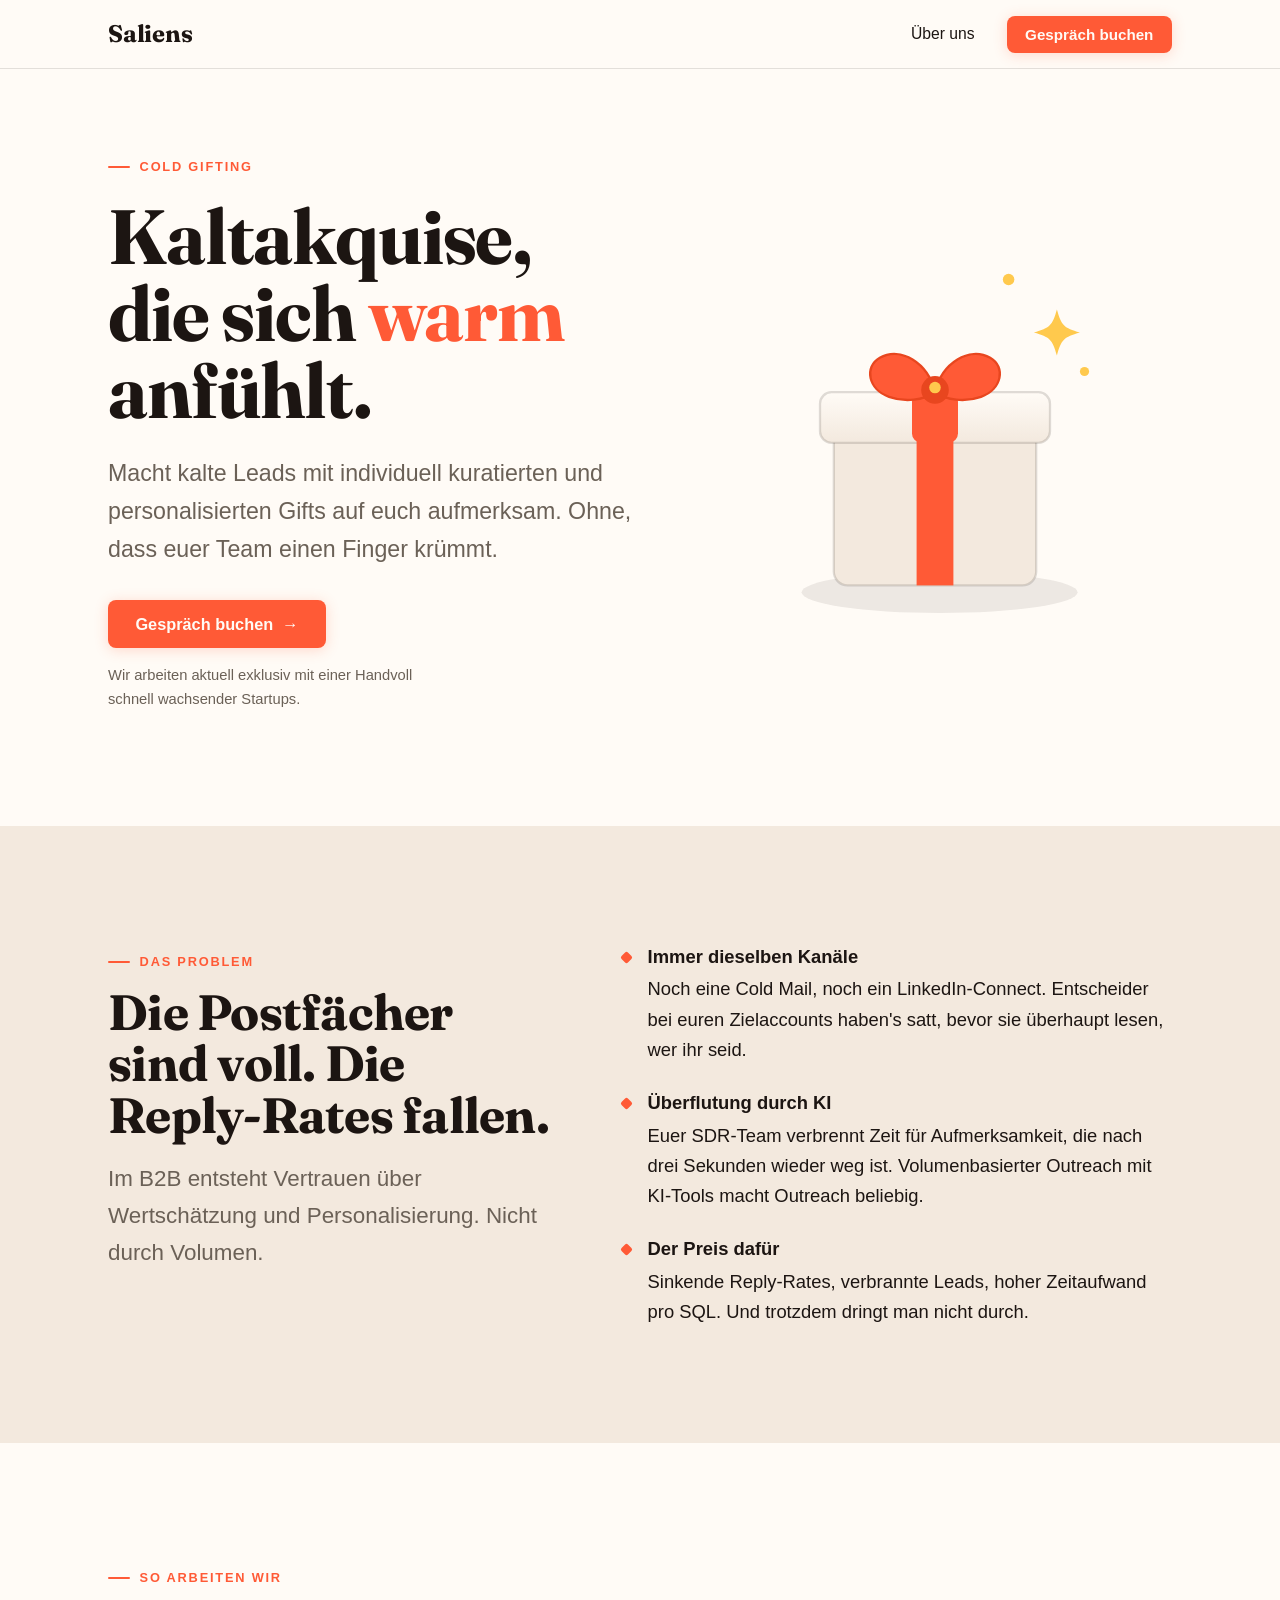
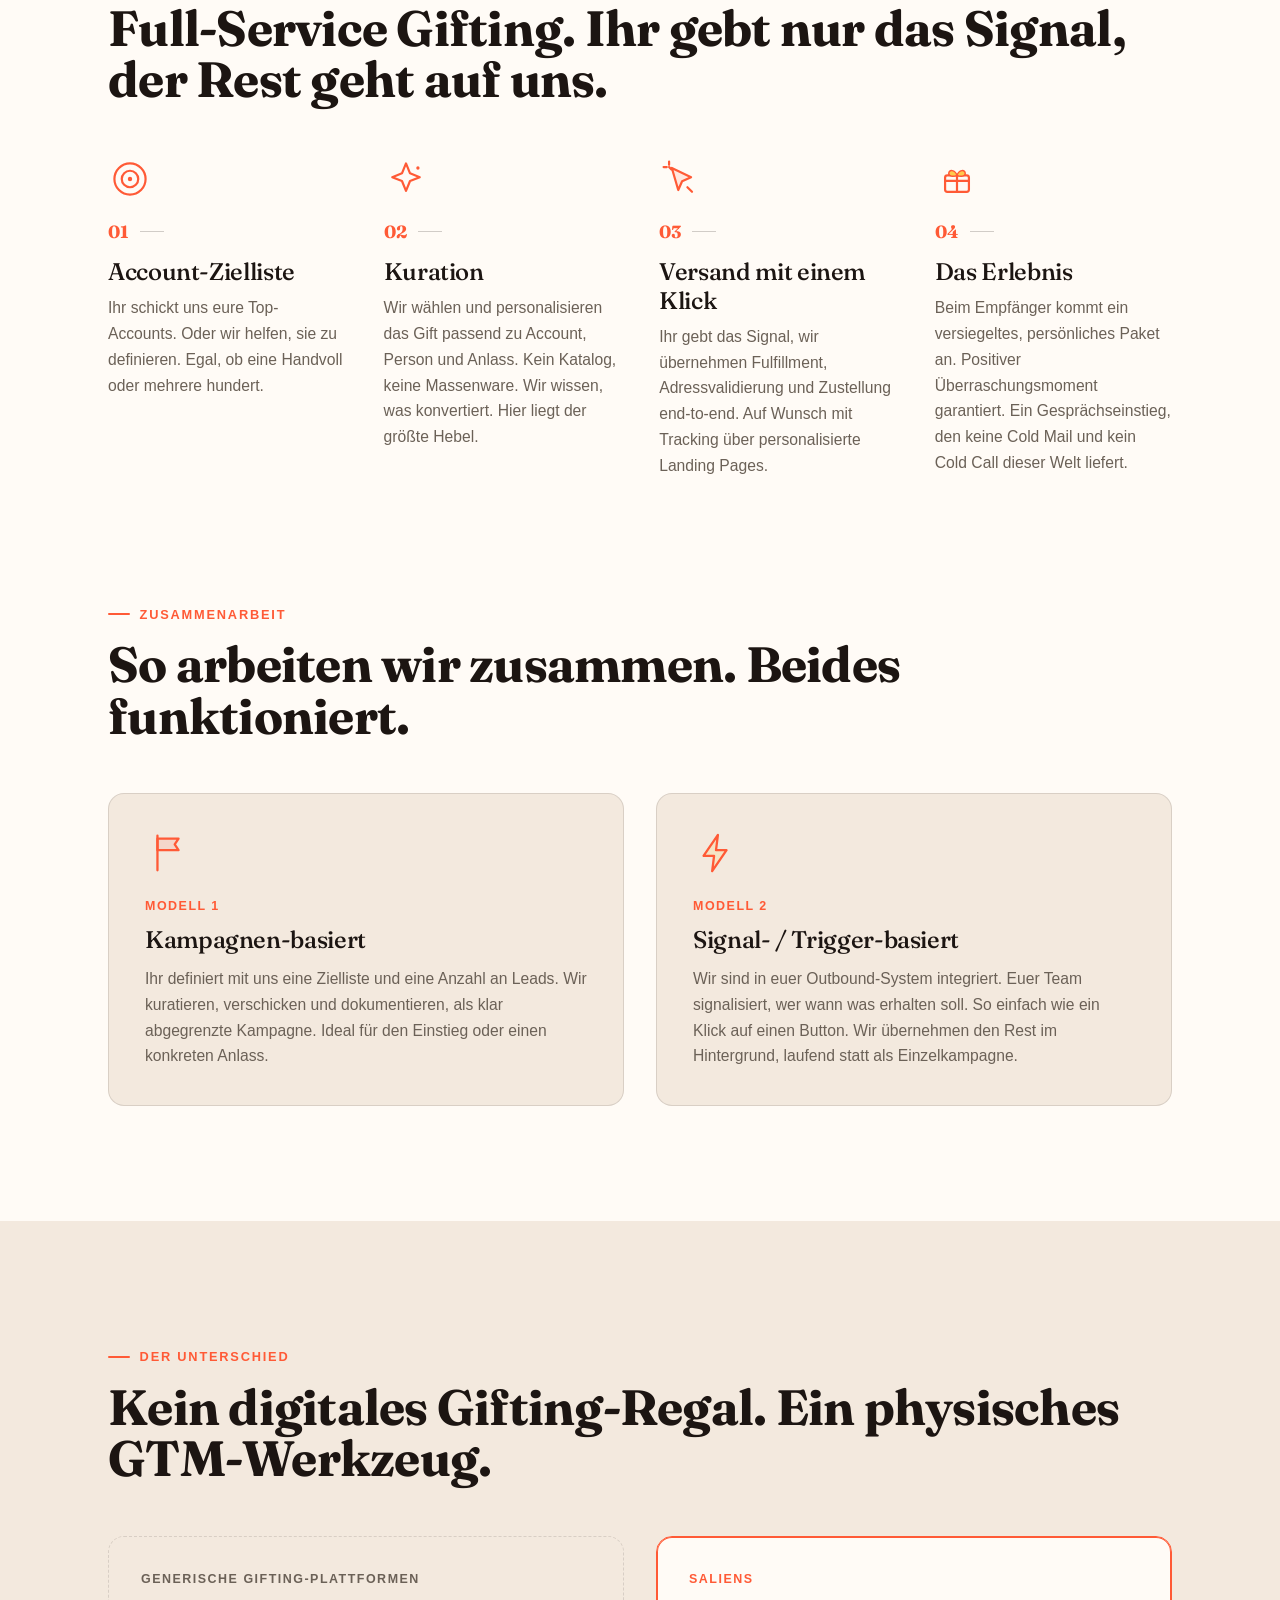
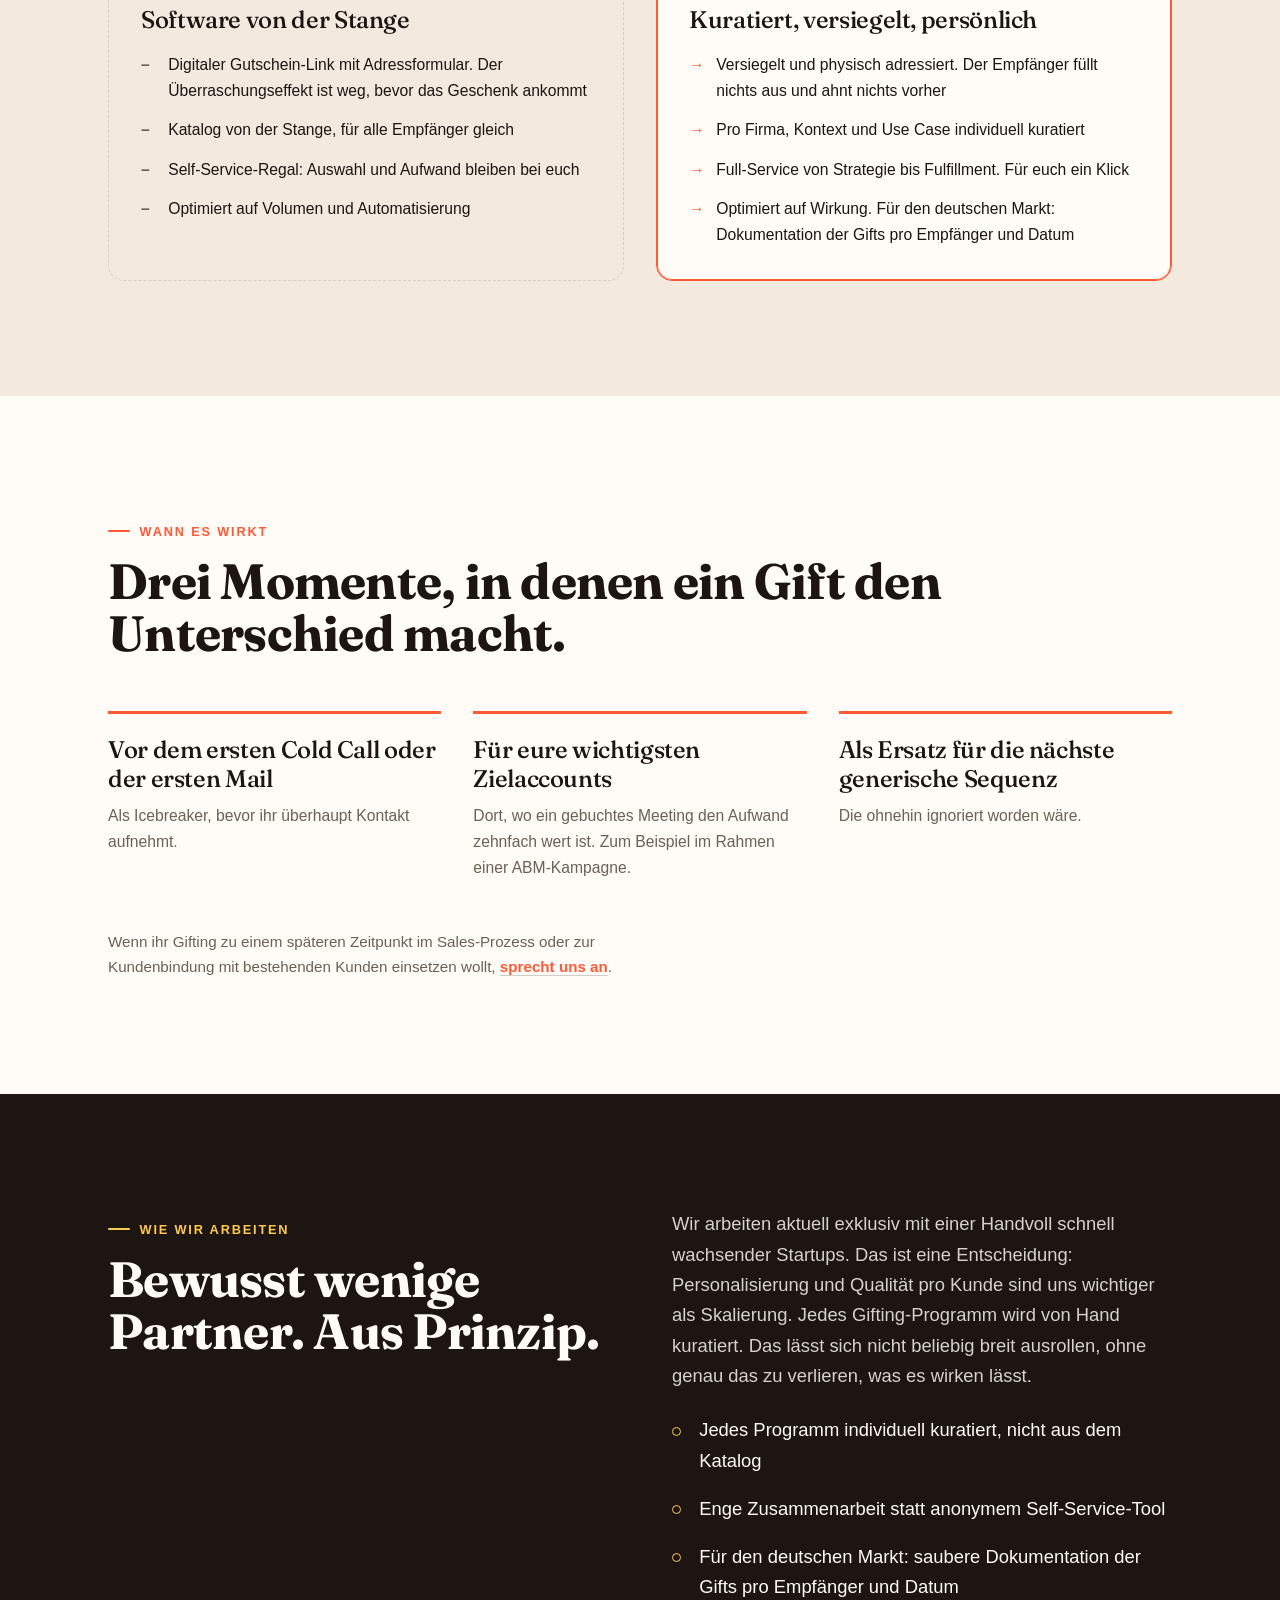
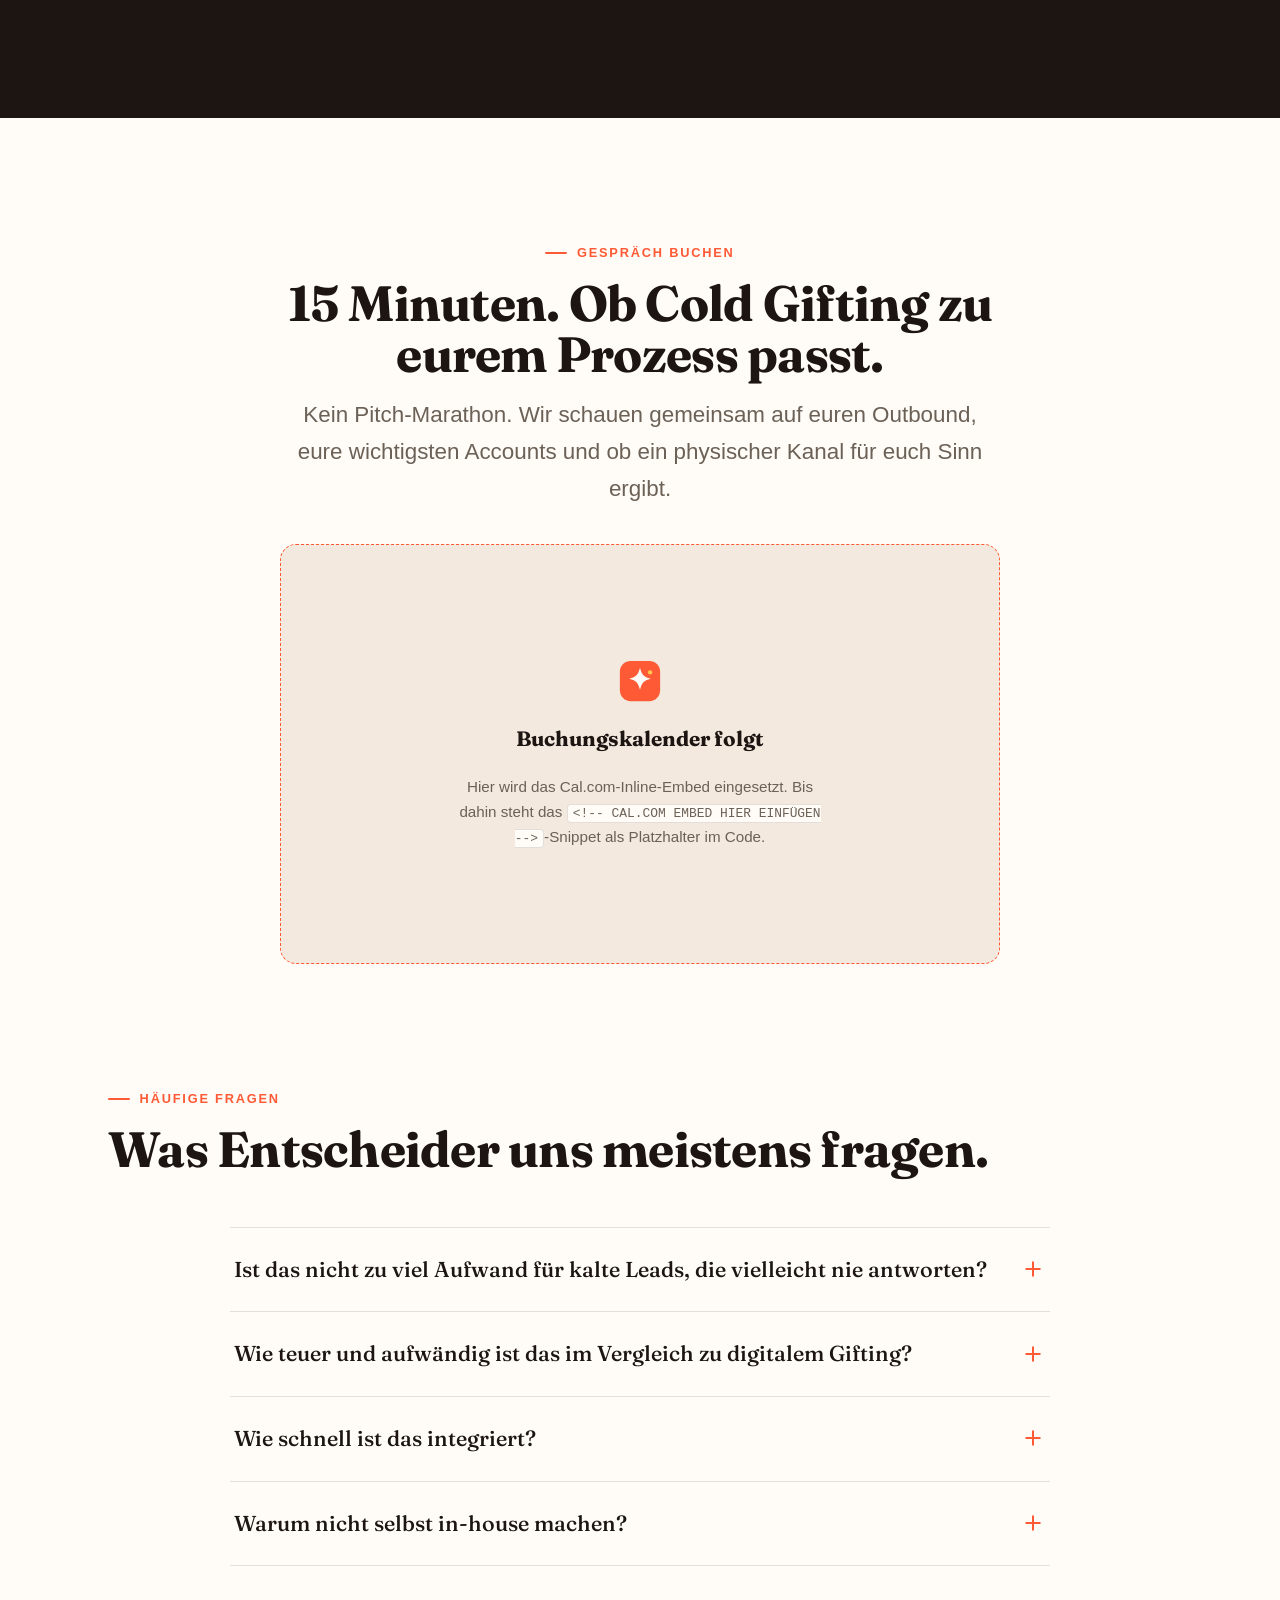
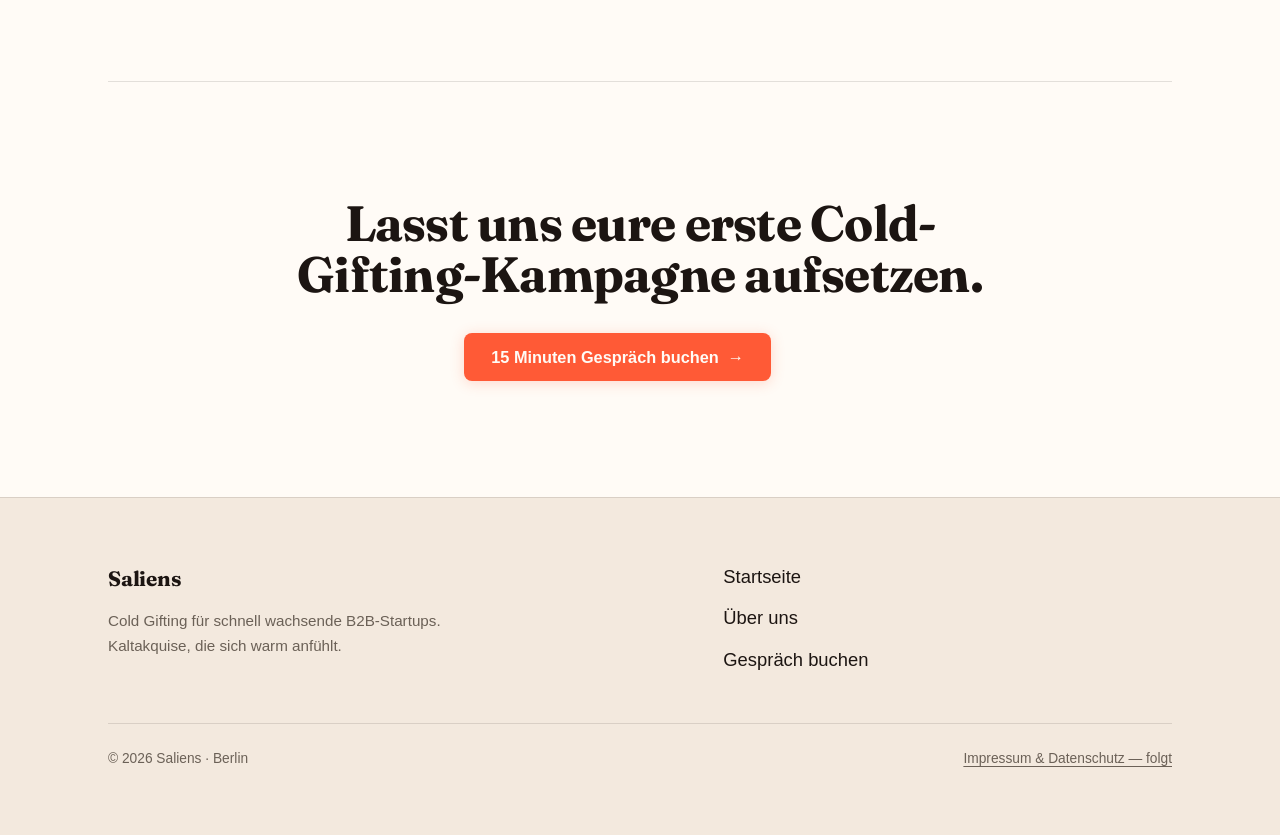
<file: index.html>
<!DOCTYPE html>
<html lang="de">
<head>
  <meta charset="UTF-8">
  <meta name="viewport" content="width=device-width, initial-scale=1">
  <meta name="robots" content="noindex,nofollow">
  <title>Saliens — Cold Gifting für B2B</title>
  <meta name="description" content="Kaltakquise, die sich warm anfühlt. Individuell kuratierte, personalisierte Gifts machen kalte Leads auf euch aufmerksam — ohne dass euer Team einen Finger krümmt.">

  <link rel="icon" href="favicon.svg" type="image/svg+xml">

  <!-- Fonts: Fraunces (Headlines, jetzt 700) + General Sans (Body/CTA) -->
  <link rel="preconnect" href="https://fonts.googleapis.com">
  <link rel="preconnect" href="https://fonts.gstatic.com" crossorigin>
  <link rel="preconnect" href="https://api.fontshare.com">
  <link href="https://fonts.googleapis.com/css2?family=Fraunces:opsz,wght@9..144,500;9..144,700&display=swap" rel="stylesheet">
  <link href="https://api.fontshare.com/v2/css?f[]=general-sans@400,500,600&display=swap" rel="stylesheet">

  <link rel="stylesheet" href="styles.css">
</head>
<body>
  <!-- impeccable-disable cramped-padding -- False Positive: farbige Full-Bleed-Sektionen setzen ihren Innenabstand über einen zentrierten .container mit clamp()-Padding, das der statische Scanner als 0 liest. Real gerendert ist der Abstand großzügig (im Browser verifiziert). -->
  <!-- impeccable-disable hero-eyebrow-chip -- Bewusst gewünscht (Update-Prompt): der "Cold Gifting"-Eyebrow ist das Use-Case-Label und Teil der lauteren, selbstbewussteren Markenausrichtung fürs geschärfte ICP. -->

  <!-- ============================================================ HEADER -->
  <header class="site-header">
    <div class="container site-header__inner">
      <!-- Logo: HTML-Textwortmarke (Fraunces 700). Für das finale Figma-Logo
           diesen Link-Inhalt durch <img class="brand__logo" src="/assets/logo.svg" alt="Saliens">
           ersetzen — sonst nichts. -->
      <a class="brand" href="/" aria-label="Saliens — Startseite">Saliens</a>
      <nav class="nav" aria-label="Hauptnavigation">
        <a class="nav__link nav__link--about" href="/about">Über uns</a>
        <a class="btn" href="#gespraech">Gespräch buchen</a>
      </nav>
    </div>
  </header>

  <main>

    <!-- ============================================================== HERO -->
    <section class="hero">
      <div class="container hero__grid">
        <div class="hero__content">
          <p class="eyebrow hero__eyebrow reveal reveal--1">Cold Gifting</p>
          <h1 class="hero__title reveal reveal--2">Kaltakquise, die sich <span class="accent">warm</span> anfühlt.</h1>
          <p class="hero__sub reveal reveal--3">
            Macht kalte Leads mit individuell kuratierten und personalisierten
            Gifts auf euch aufmerksam. Ohne, dass euer Team einen Finger krümmt.
          </p>
          <div class="hero__actions reveal reveal--4">
            <a class="btn" href="#gespraech">
              Gespräch buchen
              <span class="btn-arrow" aria-hidden="true">→</span>
            </a>
            <p class="hero__note">Wir arbeiten aktuell exklusiv mit einer Handvoll schnell wachsender Startups.</p>
          </div>
        </div>

        <!-- Hero-Illustration als austauschbares Asset (Figma-Version ersetzt
             später einfach /assets/illustrations/hero.svg) -->
        <div class="hero__figure reveal reveal--2">
          <img src="/assets/illustrations/hero.svg" width="460" height="460"
               alt="Ein kuratiertes, versiegeltes Geschenk mit einem Funken als Überraschungsmoment">
        </div>
      </div>
    </section>

    <!-- ==================================================== PROBLEM-FRAMING -->
    <section class="problem">
      <div class="container">
        <div class="problem__grid">
          <div class="section-head" style="margin:0">
            <p class="eyebrow">Das Problem</p>
            <h2>Die Postfächer sind voll. Die Reply-Rates fallen.</h2>
            <p class="lede" style="margin-top:1.25rem">
              Im B2B entsteht Vertrauen über Wertschätzung und Personalisierung.
              Nicht durch Volumen.
            </p>
          </div>
          <ul class="problem__list">
            <li>
              <strong>Immer dieselben Kanäle</strong>
              Noch eine Cold Mail, noch ein LinkedIn-Connect. Entscheider bei euren Zielaccounts haben's satt, bevor sie überhaupt lesen, wer ihr seid.
            </li>
            <li>
              <strong>Überflutung durch KI</strong>
              Euer SDR-Team verbrennt Zeit für Aufmerksamkeit, die nach drei Sekunden wieder weg ist. Volumenbasierter Outreach mit KI-Tools macht Outreach beliebig.
            </li>
            <li>
              <strong>Der Preis dafür</strong>
              Sinkende Reply-Rates, verbrannte Leads, hoher Zeitaufwand pro SQL. Und trotzdem dringt man nicht durch.
            </li>
          </ul>
        </div>
      </div>
    </section>

    <!-- ======================================================= HOW IT WORKS -->
    <section class="section" id="ablauf">
      <div class="container">
        <div class="section-head">
          <p class="eyebrow">So arbeiten wir</p>
          <h2>Full-Service Gifting. Ihr gebt nur das Signal, der Rest geht auf uns.</h2>
        </div>
        <ol class="steps">
          <li class="step">
            <img class="step__icon" src="/assets/illustrations/step-1.svg" alt="" aria-hidden="true">
            <div class="step__num">01</div>
            <h3>Account-Zielliste</h3>
            <p>Ihr schickt uns eure Top-Accounts. Oder wir helfen, sie zu definieren. Egal, ob eine Handvoll oder mehrere hundert.</p>
          </li>
          <li class="step">
            <img class="step__icon" src="/assets/illustrations/step-2.svg" alt="" aria-hidden="true">
            <div class="step__num">02</div>
            <h3>Kuration</h3>
            <p>Wir wählen und personalisieren das Gift passend zu Account, Person und Anlass. Kein Katalog, keine Massenware. Wir wissen, was konvertiert. Hier liegt der größte Hebel.</p>
          </li>
          <li class="step">
            <img class="step__icon" src="/assets/illustrations/step-3.svg" alt="" aria-hidden="true">
            <div class="step__num">03</div>
            <h3>Versand mit einem Klick</h3>
            <p>Ihr gebt das Signal, wir übernehmen Fulfillment, Adressvalidierung und Zustellung end-to-end. Auf Wunsch mit Tracking über personalisierte Landing Pages.</p>
          </li>
          <li class="step">
            <img class="step__icon" src="/assets/illustrations/step-4.svg" alt="" aria-hidden="true">
            <div class="step__num">04</div>
            <h3>Das Erlebnis</h3>
            <p>Beim Empfänger kommt ein versiegeltes, persönliches Paket an. Positiver Überraschungsmoment garantiert. Ein Gesprächseinstieg, den keine Cold Mail und kein Cold Call dieser Welt liefert.</p>
          </li>
        </ol>
      </div>
    </section>

    <!-- ========================================================= ZWEI WEGE -->
    <section class="section ways" id="modelle">
      <div class="container">
        <div class="section-head">
          <p class="eyebrow">Zusammenarbeit</p>
          <h2>So arbeiten wir zusammen. Beides funktioniert.</h2>
        </div>
        <div class="ways__grid">
          <div class="model">
            <img class="model__icon" src="/assets/illustrations/model-campaign.svg" alt="" aria-hidden="true">
            <span class="model__tag">Modell 1</span>
            <h3>Kampagnen-basiert</h3>
            <p>Ihr definiert mit uns eine Zielliste und eine Anzahl an Leads. Wir kuratieren, verschicken und dokumentieren, als klar abgegrenzte Kampagne. Ideal für den Einstieg oder einen konkreten Anlass.</p>
          </div>
          <div class="model">
            <img class="model__icon" src="/assets/illustrations/model-signal.svg" alt="" aria-hidden="true">
            <span class="model__tag">Modell 2</span>
            <h3>Signal- / Trigger-basiert</h3>
            <p>Wir sind in euer Outbound-System integriert. Euer Team signalisiert, wer wann was erhalten soll. So einfach wie ein Klick auf einen Button. Wir übernehmen den Rest im Hintergrund, laufend statt als Einzelkampagne.</p>
          </div>
        </div>
      </div>
    </section>

    <!-- ===================================================== DIFFERENZIERUNG -->
    <section class="compare">
      <div class="container">
        <div class="section-head">
          <p class="eyebrow">Der Unterschied</p>
          <h2>Kein digitales Gifting-Regal. Ein physisches GTM-Werkzeug.</h2>
        </div>
        <div class="compare__grid">
          <div class="compare__card compare__card--them">
            <span class="compare__tag">Generische Gifting-Plattformen</span>
            <h3>Software von der Stange</h3>
            <ul class="compare__points">
              <li>Digitaler Gutschein-Link mit Adressformular. Der Überraschungseffekt ist weg, bevor das Geschenk ankommt</li>
              <li>Katalog von der Stange, für alle Empfänger gleich</li>
              <li>Self-Service-Regal: Auswahl und Aufwand bleiben bei euch</li>
              <li>Optimiert auf Volumen und Automatisierung</li>
            </ul>
          </div>
          <div class="compare__card compare__card--us">
            <span class="compare__tag">Saliens</span>
            <h3>Kuratiert, versiegelt, persönlich</h3>
            <ul class="compare__points">
              <li>Versiegelt und physisch adressiert. Der Empfänger füllt nichts aus und ahnt nichts vorher</li>
              <li>Pro Firma, Kontext und Use Case individuell kuratiert</li>
              <li>Full-Service von Strategie bis Fulfillment. Für euch ein Klick</li>
              <li>Optimiert auf Wirkung. Für den deutschen Markt: Dokumentation der Gifts pro Empfänger und Datum</li>
            </ul>
          </div>
        </div>
      </div>
    </section>

    <!-- ========================================================== USE CASES -->
    <section class="section" id="use-cases">
      <div class="container">
        <div class="section-head">
          <p class="eyebrow">Wann es wirkt</p>
          <h2>Drei Momente, in denen ein Gift den Unterschied macht.</h2>
        </div>
        <ul class="cases">
          <li class="case">
            <h3>Vor dem ersten Cold Call oder der ersten Mail</h3>
            <p>Als Icebreaker, bevor ihr überhaupt Kontakt aufnehmt.</p>
          </li>
          <li class="case">
            <h3>Für eure wichtigsten Zielaccounts</h3>
            <p>Dort, wo ein gebuchtes Meeting den Aufwand zehnfach wert ist. Zum Beispiel im Rahmen einer ABM-Kampagne.</p>
          </li>
          <li class="case">
            <h3>Als Ersatz für die nächste generische Sequenz</h3>
            <p>Die ohnehin ignoriert worden wäre.</p>
          </li>
        </ul>
        <p class="case__outlook">
          Wenn ihr Gifting zu einem späteren Zeitpunkt im Sales-Prozess oder zur
          Kundenbindung mit bestehenden Kunden einsetzen wollt,
          <a class="textlink" href="#gespraech">sprecht uns an</a>.
        </p>
      </div>
    </section>

    <!-- ============================================================== PROOF -->
    <section class="proof">
      <div class="container">
        <div class="proof__grid">
          <div class="section-head" style="margin:0">
            <p class="eyebrow">Wie wir arbeiten</p>
            <h2>Bewusst wenige Partner. Aus Prinzip.</h2>
          </div>
          <div>
            <p>
              Wir arbeiten aktuell exklusiv mit einer Handvoll schnell wachsender
              Startups. Das ist eine Entscheidung: Personalisierung und Qualität pro
              Kunde sind uns wichtiger als Skalierung. Jedes Gifting-Programm wird von
              Hand kuratiert. Das lässt sich nicht beliebig breit ausrollen, ohne genau
              das zu verlieren, was es wirken lässt.
            </p>
            <ul class="proof__points">
              <li>Jedes Programm individuell kuratiert, nicht aus dem Katalog</li>
              <li>Enge Zusammenarbeit statt anonymem Self-Service-Tool</li>
              <li>Für den deutschen Markt: saubere Dokumentation der Gifts pro Empfänger und Datum</li>
            </ul>
          </div>
        </div>
      </div>
    </section>

    <!-- ===================================================== ANGEBOT / CTA -->
    <section class="section cta" id="gespraech">
      <div class="container">
        <div class="cta__inner">
          <p class="eyebrow" style="justify-content:center">Gespräch buchen</p>
          <h2>15 Minuten. Ob Cold Gifting zu eurem Prozess passt.</h2>
          <p class="lede">
            Kein Pitch-Marathon. Wir schauen gemeinsam auf euren Outbound, eure
            wichtigsten Accounts und ob ein physischer Kanal für euch Sinn ergibt.
          </p>
        </div>

        <!-- ============================================================= -->
        <!-- CAL.COM EMBED HIER EINFÜGEN                                    -->
        <!-- Platzhalter-Container komplett durch das echte Cal.com-Inline- -->
        <!-- Embed-Snippet ersetzen. Derselbe Embed gehört auch auf         -->
        <!-- about.html an die dortige CTA-Stelle.                          -->
        <!-- ============================================================= -->
        <div class="cal-embed" id="cal-placeholder" role="note" aria-label="Buchungskalender – wird nachgereicht">
          <img class="cal-embed__mark" src="favicon.svg" alt="" aria-hidden="true">
          <span class="cal-embed__title">Buchungskalender folgt</span>
          <p>Hier wird das Cal.com-Inline-Embed eingesetzt. Bis dahin steht das <code>&lt;!-- CAL.COM EMBED HIER EINFÜGEN --&gt;</code>-Snippet als Platzhalter im Code.</p>
        </div>
      </div>
    </section>

    <!-- ================================================================ FAQ -->
    <section class="section" id="faq">
      <div class="container">
        <div class="section-head">
          <p class="eyebrow">Häufige Fragen</p>
          <h2>Was Entscheider uns meistens fragen.</h2>
        </div>
        <div class="faq">
          <details class="faq__item">
            <summary class="faq__q">
              Ist das nicht zu viel Aufwand für kalte Leads, die vielleicht nie antworten?
              <span class="faq__icon" aria-hidden="true"></span>
            </summary>
            <div class="faq__a">
              <p>
                Genau deshalb ist Kuration hier entscheidend: Ihr verschwendet kein Gift
                auf Streuverlust, sondern setzt es gezielt bei den Accounts ein, bei denen
                sich ein einziges gebuchtes Meeting sofort auszahlt. Ob das fünfzig oder
                fünfhundert Accounts sind, entscheidet ihr.
              </p>
            </div>
          </details>
          <details class="faq__item">
            <summary class="faq__q">
              Wie teuer und aufwändig ist das im Vergleich zu digitalem Gifting?
              <span class="faq__icon" aria-hidden="true"></span>
            </summary>
            <div class="faq__a">
              <p>
                Für euer Team deutlich weniger Aufwand. Kein Aussuchen von Geschenken,
                kein Verschicken eines Links. Wir sind bewusst Full-Service, damit ihr
                euch auf das Wertstiftende fokussieren könnt: Meetings und Closing.
              </p>
            </div>
          </details>
          <details class="faq__item">
            <summary class="faq__q">
              Wie schnell ist das integriert?
              <span class="faq__icon" aria-hidden="true"></span>
            </summary>
            <div class="faq__a">
              <p>
                Onboarding geschieht meist in wenigen Tagen. Größter Zeitfaktor ist teils
                das Sourcing der Gift-Bestandteile bei starker Personalisierung (ein bis
                zwei Wochen). Hier nehmen wir uns aber lieber die Zeit, das vernünftig
                aufzusetzen.
              </p>
            </div>
          </details>
          <details class="faq__item">
            <summary class="faq__q">
              Warum nicht selbst in-house machen?
              <span class="faq__icon" aria-hidden="true"></span>
            </summary>
            <div class="faq__a">
              <p>
                Könnt ihr. Aber Gifting wird für die meisten Teams schnell ein nerviger
                Nebenprozess, für den intern niemand Kapazität hat. Wir geben eurem Team
                die Zeit für die Kernarbeit zurück. Und wir wissen, was funktioniert.
              </p>
            </div>
          </details>
        </div>
      </div>
    </section>

    <!-- ========================================================= SCHLUSS-CTA -->
    <section class="section cta" style="padding-top:0">
      <div class="container">
        <hr class="rule" style="margin-bottom:var(--section-y)">
        <div class="cta__inner">
          <h2>Lasst uns eure erste Cold-Gifting-Kampagne aufsetzen.</h2>
          <p style="margin-top:2rem">
            <a class="btn" href="#gespraech">
              15 Minuten Gespräch buchen
              <span class="btn-arrow" aria-hidden="true">→</span>
            </a>
          </p>
        </div>
      </div>
    </section>

  </main>

  <!-- ============================================================== FOOTER -->
  <footer class="site-footer">
    <div class="container">
      <div class="site-footer__grid">
        <div>
          <a class="brand" href="/" aria-label="Saliens — Startseite">Saliens</a>
          <p class="footer__tag">Cold Gifting für schnell wachsende B2B-Startups. Kaltakquise, die sich warm anfühlt.</p>
        </div>
        <nav class="footer__nav" aria-label="Footer-Navigation">
          <a href="/">Startseite</a>
          <a href="/about">Über uns</a>
          <a href="#gespraech">Gespräch buchen</a>
        </nav>
      </div>
      <div class="footer__legal">
        <span>© <span data-year>2026</span> Saliens · Berlin</span>
        <!-- TODO(Max prüfen): Impressum/Datenschutz-Link ergänzen, sobald die
             Rechtstexte stehen — für eine öffentlich erreichbare Seite in DE Pflicht. -->
        <span><a href="#" aria-disabled="true">Impressum &amp; Datenschutz — folgt</a></span>
      </div>
    </div>
  </footer>

  <script src="app.js"></script>
</body>
</html>
</file>
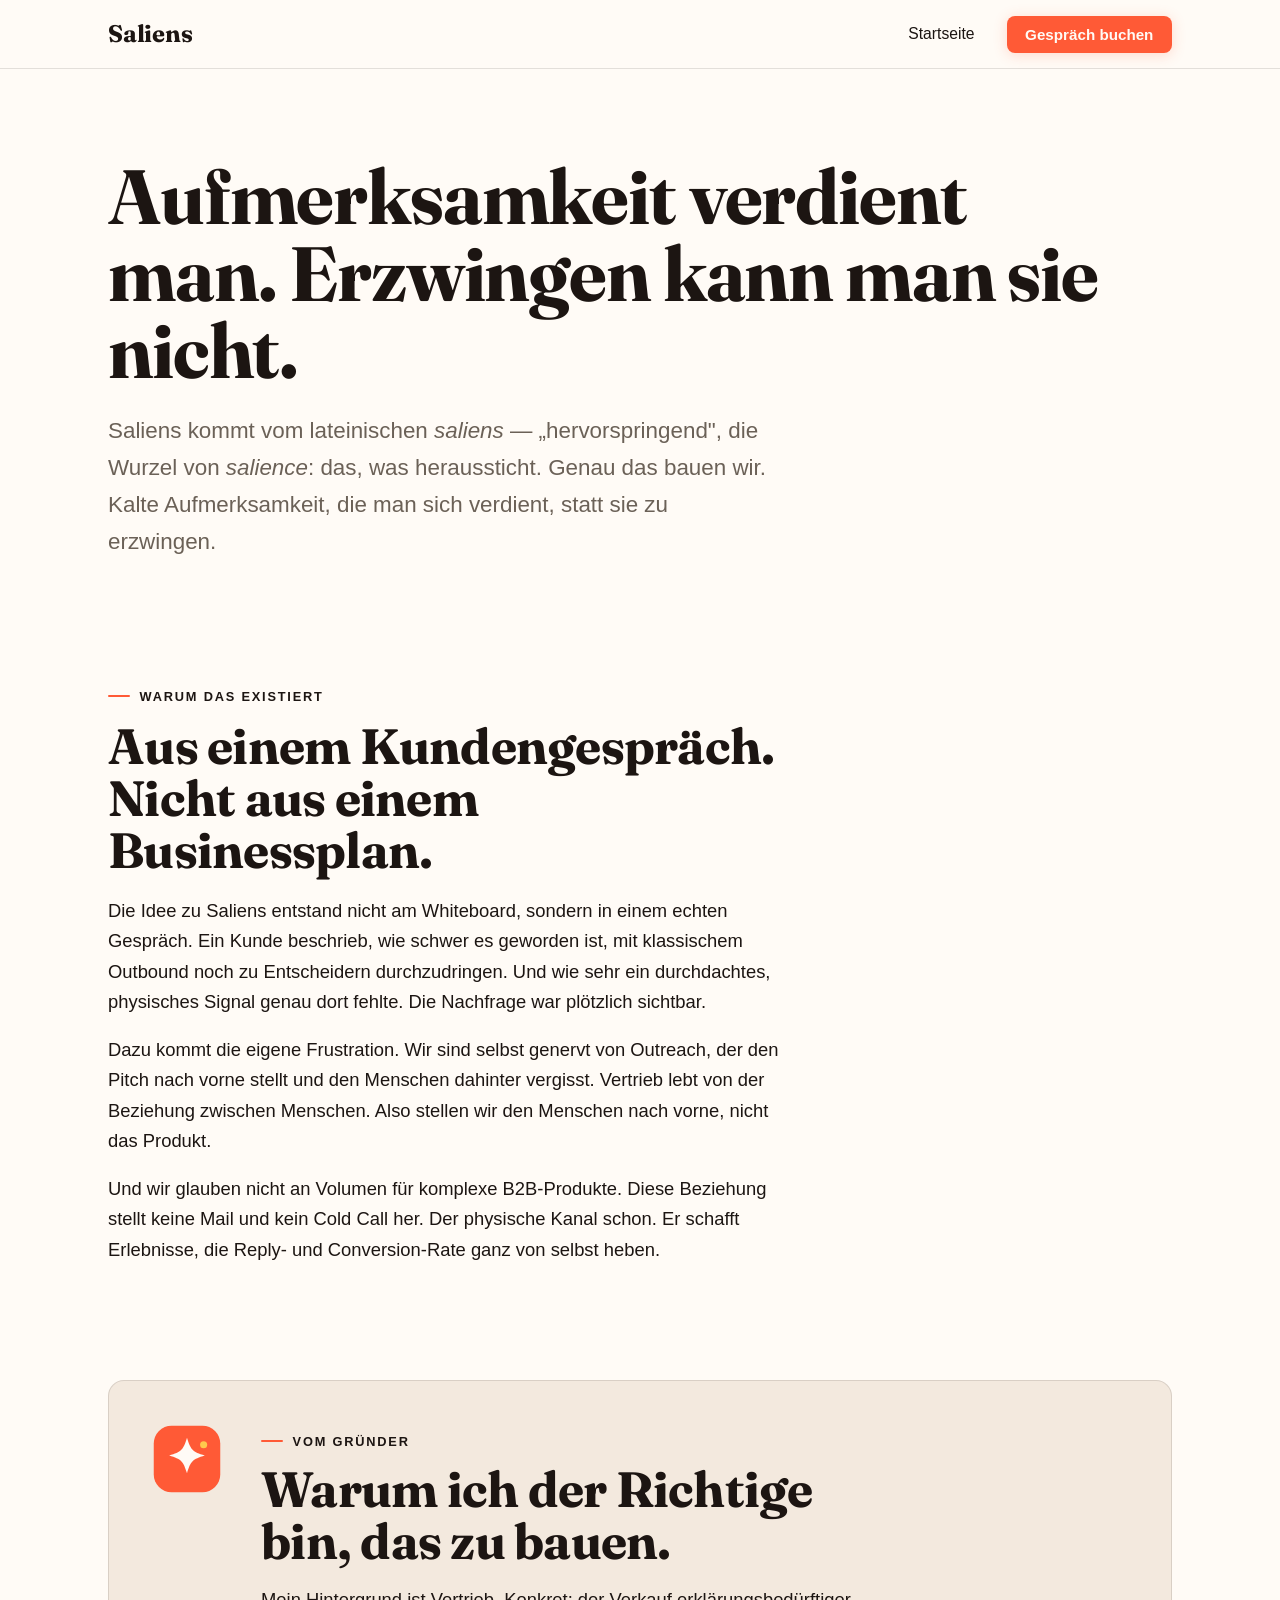
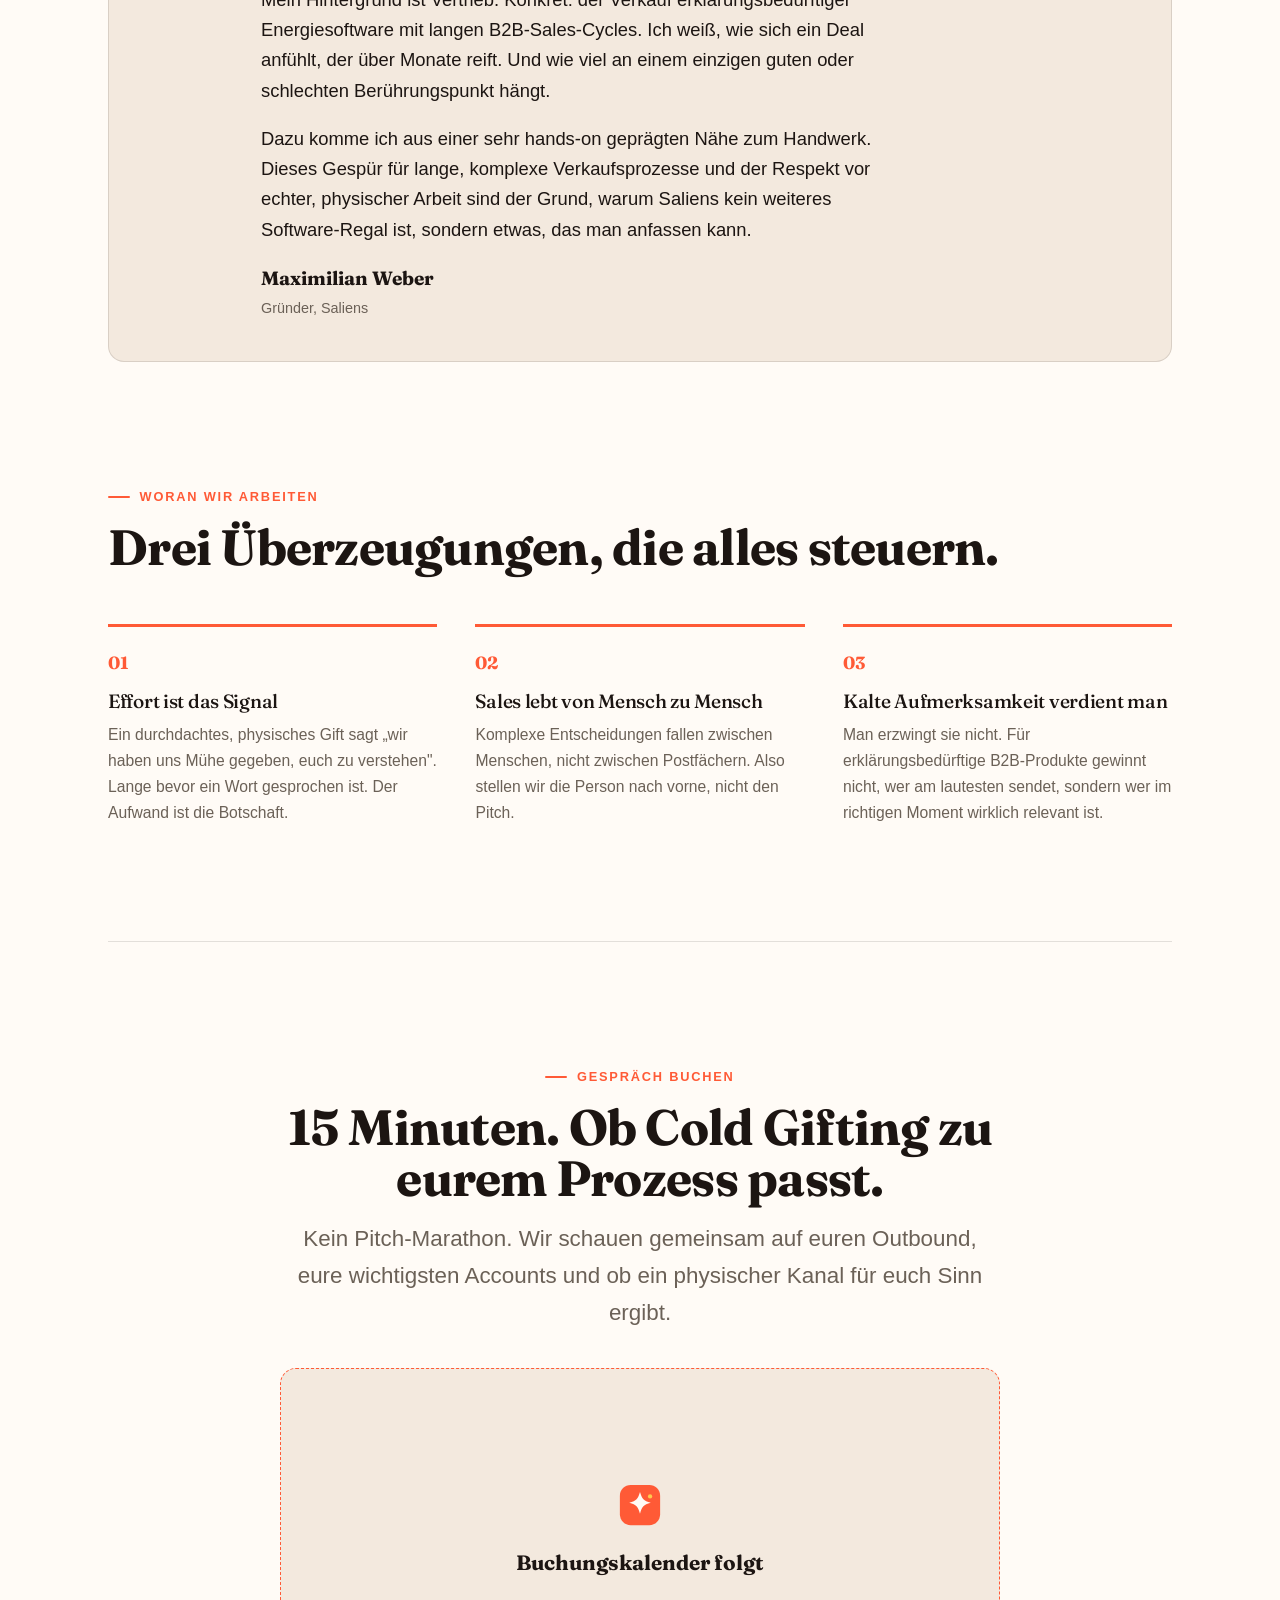
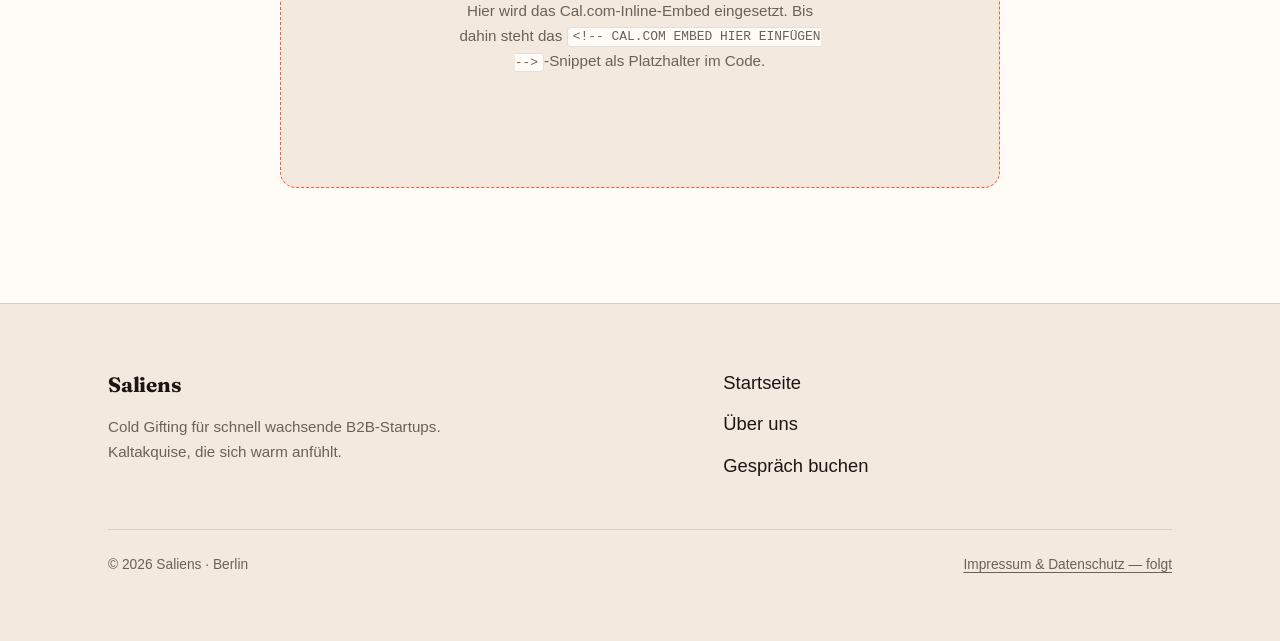
<file: about.html>
<!DOCTYPE html>
<html lang="de">
<head>
  <meta charset="UTF-8">
  <meta name="viewport" content="width=device-width, initial-scale=1">
  <meta name="robots" content="noindex,nofollow">
  <title>Über uns — Saliens</title>
  <meta name="description" content="Warum Saliens existiert: kalte Aufmerksamkeit verdient man, statt sie zu erzwingen. Über die Entstehung, den Gründer und unsere Prinzipien.">

  <link rel="icon" href="favicon.svg" type="image/svg+xml">

  <link rel="preconnect" href="https://fonts.googleapis.com">
  <link rel="preconnect" href="https://fonts.gstatic.com" crossorigin>
  <link rel="preconnect" href="https://api.fontshare.com">
  <link href="https://fonts.googleapis.com/css2?family=Fraunces:opsz,wght@9..144,500;9..144,700&display=swap" rel="stylesheet">
  <link href="https://api.fontshare.com/v2/css?f[]=general-sans@400,500,600&display=swap" rel="stylesheet">

  <link rel="stylesheet" href="styles.css">
</head>
<body>

  <!-- ============================================================ HEADER -->
  <header class="site-header">
    <div class="container site-header__inner">
      <a class="brand" href="/" aria-label="Saliens — Startseite">Saliens</a>
      <nav class="nav" aria-label="Hauptnavigation">
        <a class="nav__link nav__link--about" href="/">Startseite</a>
        <a class="btn" href="#gespraech">Gespräch buchen</a>
      </nav>
    </div>
  </header>

  <main>

    <!-- ============================================================== HERO -->
    <section class="section about-hero">
      <div class="container">
        <h1 class="reveal reveal--1">Aufmerksamkeit verdient man. <span class="accent">Erzwingen</span> kann man sie nicht.</h1>
        <p class="lede reveal reveal--2">
          Saliens kommt vom lateinischen <em>saliens</em> — „hervorspringend", die
          Wurzel von <em>salience</em>: das, was heraussticht. Genau das bauen wir.
          Kalte Aufmerksamkeit, die man sich verdient, statt sie zu erzwingen.
        </p>
      </div>
    </section>

    <!-- ================================================= WARUM DAS EXISTIERT -->
    <section class="section" style="padding-top:0">
      <div class="container">
        <div class="prose">
          <p class="eyebrow">Warum das existiert</p>
          <h2 style="margin-bottom:1.25rem">Aus einem Kundengespräch. Nicht aus einem Businessplan.</h2>
          <p>
            Die Idee zu Saliens entstand nicht am Whiteboard, sondern in einem echten
            Gespräch. Ein Kunde beschrieb, wie schwer es geworden ist, mit klassischem
            Outbound noch zu Entscheidern durchzudringen. Und wie sehr ein durchdachtes,
            physisches Signal genau dort fehlte. Die Nachfrage war plötzlich sichtbar.
          </p>
          <p>
            Dazu kommt die eigene Frustration. Wir sind selbst genervt von Outreach, der
            den Pitch nach vorne stellt und den Menschen dahinter vergisst. Vertrieb lebt
            von der Beziehung zwischen Menschen. Also stellen wir den Menschen nach vorne,
            nicht das Produkt.
          </p>
          <p>
            Und wir glauben nicht an Volumen für komplexe B2B-Produkte. Diese Beziehung
            stellt keine Mail und kein Cold Call her. Der physische Kanal schon. Er
            schafft Erlebnisse, die Reply- und Conversion-Rate ganz von selbst heben.
          </p>
        </div>
      </div>
    </section>

    <!-- =================================================== FOUNDER'S MESSAGE -->
    <section class="section" style="padding-top:0">
      <div class="container">
        <div class="founder">
          <svg class="founder__mark" viewBox="0 0 64 64" aria-hidden="true">
            <rect x="4" y="4" width="56" height="56" rx="15" fill="#FF5A36"/>
            <path fill="#FFFBF6" d="M32 14c3.2 10.4 4.6 11.8 15 15-10.4 3.2-11.8 4.6-15 15-3.2-10.4-4.6-11.8-15-15 10.4-3.2 11.8-4.6 15-15z"/>
            <circle cx="46" cy="20" r="3" fill="#FFC94D"/>
          </svg>
          <div class="prose" style="max-width:60ch">
            <p class="eyebrow" style="margin-bottom:0.75rem">Vom Gründer</p>
            <h2 style="margin-bottom:1.1rem">Warum ich der Richtige bin, das zu bauen.</h2>
            <!-- TODO(Max prüfen): Die folgenden zwei Absätze sind im geschärften Ton
                 formuliert, aber inhaltlich an konkreten Stationen deiner echten Vita
                 zu schärfen (Firmennamen, Jahre, Rolle). Bitte gegenlesen. -->
            <p>
              Mein Hintergrund ist Vertrieb. Konkret: der Verkauf erklärungsbedürftiger
              Energiesoftware mit langen B2B-Sales-Cycles. Ich weiß, wie sich ein Deal
              anfühlt, der über Monate reift. Und wie viel an einem einzigen guten oder
              schlechten Berührungspunkt hängt.
            </p>
            <p>
              Dazu komme ich aus einer sehr hands-on geprägten Nähe zum Handwerk. Dieses
              Gespür für lange, komplexe Verkaufsprozesse und der Respekt vor echter,
              physischer Arbeit sind der Grund, warum Saliens kein weiteres Software-Regal
              ist, sondern etwas, das man anfassen kann.
            </p>
            <p class="founder__sign">
              Maximilian Weber
              <span class="founder__role">Gründer, Saliens</span>
            </p>
          </div>
        </div>
      </div>
    </section>

    <!-- ==================================================== OPERATING BELIEFS -->
    <section class="section" style="padding-top:0">
      <div class="container">
        <div class="section-head">
          <p class="eyebrow">Woran wir arbeiten</p>
          <h2>Drei Überzeugungen, die alles steuern.</h2>
        </div>
        <ul class="beliefs">
          <li class="belief">
            <div class="belief__n">01</div>
            <h3>Effort ist das Signal</h3>
            <p>Ein durchdachtes, physisches Gift sagt „wir haben uns Mühe gegeben, euch zu verstehen". Lange bevor ein Wort gesprochen ist. Der Aufwand ist die Botschaft.</p>
          </li>
          <li class="belief">
            <div class="belief__n">02</div>
            <h3>Sales lebt von Mensch zu Mensch</h3>
            <p>Komplexe Entscheidungen fallen zwischen Menschen, nicht zwischen Postfächern. Also stellen wir die Person nach vorne, nicht den Pitch.</p>
          </li>
          <li class="belief">
            <div class="belief__n">03</div>
            <h3>Kalte Aufmerksamkeit verdient man</h3>
            <p>Man erzwingt sie nicht. Für erklärungsbedürftige B2B-Produkte gewinnt nicht, wer am lautesten sendet, sondern wer im richtigen Moment wirklich relevant ist.</p>
          </li>
        </ul>
      </div>
    </section>

    <!-- ===================================================== ANGEBOT / CTA -->
    <section class="section cta" id="gespraech" style="padding-top:0">
      <div class="container">
        <hr class="rule" style="margin-bottom:var(--section-y)">
        <div class="cta__inner">
          <p class="eyebrow" style="justify-content:center">Gespräch buchen</p>
          <h2>15 Minuten. Ob Cold Gifting zu eurem Prozess passt.</h2>
          <p class="lede">
            Kein Pitch-Marathon. Wir schauen gemeinsam auf euren Outbound, eure
            wichtigsten Accounts und ob ein physischer Kanal für euch Sinn ergibt.
          </p>
        </div>

        <!-- ============================================================= -->
        <!-- CAL.COM EMBED HIER EINFÜGEN                                    -->
        <!-- Identisch zur Landingpage: diesen Platzhalter durch dasselbe   -->
        <!-- Cal.com-Inline-Embed-Snippet ersetzen.                         -->
        <!-- ============================================================= -->
        <div class="cal-embed" role="note" aria-label="Buchungskalender – wird nachgereicht">
          <img class="cal-embed__mark" src="favicon.svg" alt="" aria-hidden="true">
          <span class="cal-embed__title">Buchungskalender folgt</span>
          <p>Hier wird das Cal.com-Inline-Embed eingesetzt. Bis dahin steht das <code>&lt;!-- CAL.COM EMBED HIER EINFÜGEN --&gt;</code>-Snippet als Platzhalter im Code.</p>
        </div>
      </div>
    </section>

  </main>

  <!-- ============================================================== FOOTER -->
  <footer class="site-footer">
    <div class="container">
      <div class="site-footer__grid">
        <div>
          <a class="brand" href="/" aria-label="Saliens — Startseite">Saliens</a>
          <p class="footer__tag">Cold Gifting für schnell wachsende B2B-Startups. Kaltakquise, die sich warm anfühlt.</p>
        </div>
        <nav class="footer__nav" aria-label="Footer-Navigation">
          <a href="/">Startseite</a>
          <a href="/about">Über uns</a>
          <a href="#gespraech">Gespräch buchen</a>
        </nav>
      </div>
      <div class="footer__legal">
        <span>© <span data-year>2026</span> Saliens · Berlin</span>
        <span><a href="#" aria-disabled="true">Impressum &amp; Datenschutz — folgt</a></span>
      </div>
    </div>
  </footer>

  <script src="app.js"></script>
</body>
</html>
</file>
<file: styles.css>
/* =========================================================================
   Saliens — Cold Gifting · Design System
   Lauter, wärmer, selbstbewusster: ein dominanter Akzent (Flame) plus ein
   sparsamer Zweitton (Sonnengelb). Palette auf warmweißem Grund.
   ========================================================================= */

:root {
  /* Farben */
  --paper:      #FFFBF6;  /* Basis-Hintergrund (Warmweiß) */
  --karton:     #F3E9DE;  /* dezente Flächen, Karten (Warmbeige) */
  --ink:        #1C1512;  /* Haupttext (Warmschwarz) */
  --ink-soft:   #6b6157;  /* Sekundärtext (leicht dunkler als Briefing-#75695f, damit AA auf Beige-Karten hält: ~5:1) */
  --flame:      #FF5A36;  /* Primärakzent: CTA, Eyebrow, Hervorhebung */
  --flame-deep: #E8461F;  /* Hover-Zustand für Flame */
  --sun:        #FFC94D;  /* Sekundärakzent, sehr sparsam (Details) */

  --hairline:        rgba(28, 21, 18, 0.12);
  --hairline-strong: rgba(28, 21, 18, 0.20);

  /* Typografie */
  --serif: "Fraunces", Georgia, "Times New Roman", serif;
  --sans:  "General Sans", -apple-system, BlinkMacSystemFont, "Segoe UI", Helvetica, Arial, sans-serif;

  /* Maße */
  --measure: 66ch;
  --container: 1160px;
  --radius: 8px;
  --radius-lg: 16px;

  /* Fließende Section-Abstände */
  --section-y: clamp(4.5rem, 9vw, 8.5rem);
  --gap: clamp(1.5rem, 3vw, 2.5rem);
}

/* ------------------------------------------------------------------ Reset */
*, *::before, *::after { box-sizing: border-box; }
html { -webkit-text-size-adjust: 100%; scroll-behavior: smooth; }
@media (prefers-reduced-motion: reduce) {
  html { scroll-behavior: auto; }
}

body {
  margin: 0;
  background: var(--paper);
  color: var(--ink);
  font-family: var(--sans);
  font-size: clamp(1.02rem, 0.98rem + 0.25vw, 1.15rem);
  line-height: 1.65;
  font-weight: 400;
  -webkit-font-smoothing: antialiased;
  text-rendering: optimizeLegibility;
}

img, svg { display: block; max-width: 100%; }
h1, h2, h3 { margin: 0; font-weight: 700; }

/* --------------------------------------------------------------- Headings */
h1, h2, h3 {
  font-family: var(--serif);
  font-optical-sizing: auto;
  letter-spacing: -0.015em;
  color: var(--ink);
  line-height: 1.06;
}
h1 {
  font-size: clamp(2.6rem, 1.6rem + 4.4vw, 4.8rem);
  font-weight: 700;
  line-height: 1.0;
}
h2 {
  font-size: clamp(1.95rem, 1.3rem + 2.8vw, 3.1rem);
  font-weight: 700;
  line-height: 1.04;
}
h3 {
  /* kleinere Subheadings bewusst in 500, damit die 700er-Headlines führen */
  font-size: clamp(1.2rem, 1.05rem + 0.7vw, 1.5rem);
  font-weight: 500;
  line-height: 1.2;
}

p { margin: 0 0 1.1rem; max-width: var(--measure); }
p:last-child { margin-bottom: 0; }

a { color: var(--flame); text-decoration-thickness: 1px; text-underline-offset: 3px; }
a:hover { color: var(--flame-deep); }

strong { font-weight: 600; }

/* ----------------------------------------------------------------- Layout */
.container {
  width: 100%;
  max-width: var(--container);
  margin-inline: auto;
  padding-inline: clamp(1.25rem, 5vw, 3rem);
}

.section { padding-block: var(--section-y); }
.section + .section { padding-top: 0; }

.section-head { margin-bottom: clamp(2rem, 4vw, 3.25rem); }
.eyebrow {
  font-family: var(--sans);
  font-size: 0.8rem;
  font-weight: 600;
  letter-spacing: 0.14em;
  text-transform: uppercase;
  color: var(--flame);
  margin: 0 0 0.9rem;
  display: inline-flex;
  align-items: center;
  gap: 0.6rem;
}
.eyebrow::before {
  content: "";
  width: 22px;
  height: 2px;
  border-radius: 2px;
  background: var(--flame);
}
.lede {
  font-size: clamp(1.15rem, 1.05rem + 0.5vw, 1.4rem);
  color: var(--ink-soft);
  max-width: 60ch;
}

/* ---------------------------------------------------------- Focus (a11y) */
:where(a, button, summary, [tabindex]):focus-visible {
  outline: 2.5px solid var(--flame);
  outline-offset: 3px;
  border-radius: 3px;
}

/* ---------------------------------------------------------------- Buttons */
.btn {
  /* Bewusste Entscheidung (Demand-Testing): Warmweiß-Text auf Flame wirkt
     weniger dominant als Warmschwarz, unterschreitet AA fuer Fliesstext aber
     leicht (~3:1). Fuer spaetere Ads-Kampagnen ggf. --btn-bg auf #D63D18
     abdunkeln (~4.6:1) bei praktisch identischer Anmutung. */
  --btn-bg: var(--flame);
  --btn-fg: var(--paper);
  display: inline-flex;
  align-items: center;
  justify-content: center;
  gap: 0.55rem;
  font-family: var(--sans);
  font-weight: 600;
  font-size: 1.02rem;
  line-height: 1;
  padding: 0.95rem 1.65rem;
  color: var(--btn-fg);
  background: var(--btn-bg);
  border: 1px solid transparent;
  border-radius: var(--radius);
  text-decoration: none;
  cursor: pointer;
  transition: background-color 160ms ease, transform 160ms ease, box-shadow 160ms ease;
  box-shadow: 0 2px 14px rgba(255, 90, 54, 0.22);
}
.btn:hover { background: var(--flame-deep); color: var(--paper); transform: translateY(-1px); box-shadow: 0 4px 20px rgba(255, 90, 54, 0.30); }
.btn:active { transform: translateY(0); }
.btn .btn-arrow { transition: transform 160ms ease; }
.btn:hover .btn-arrow { transform: translateX(3px); }

.btn--ghost {
  background: transparent;
  color: var(--flame);
  border-color: var(--hairline-strong);
  box-shadow: none;
}
.btn--ghost:hover { background: var(--karton); color: var(--flame-deep); transform: translateY(-1px); box-shadow: none; }

.textlink {
  font-weight: 600;
  color: var(--flame);
  text-decoration: underline;
  text-decoration-color: var(--hairline-strong);
}
.textlink:hover { text-decoration-color: currentColor; }

@media (prefers-reduced-motion: reduce) {
  .btn, .btn:hover, .btn .btn-arrow, .btn:hover .btn-arrow { transition: none; transform: none; }
}

/* ----------------------------------------------------------------- Header */
.site-header {
  position: sticky;
  top: 0;
  z-index: 50;
  background: color-mix(in srgb, var(--paper) 86%, transparent);
  backdrop-filter: saturate(140%) blur(10px);
  border-bottom: 1px solid var(--hairline);
}
.site-header__inner {
  display: flex;
  align-items: center;
  justify-content: space-between;
  gap: 1rem;
  padding-block: 0.9rem;
}
/* Logo: aktuell Text-Wordmark (Fraunces 700). Zum Austausch gegen das finale
   Figma-Logo genuegt es, den Wortmarken-Span durch
   <img class="brand__logo" src="/assets/logo.svg" alt="Saliens"> zu ersetzen —
   kein weiterer Header-Code-Umbau noetig. */
.brand {
  font-family: var(--serif);
  font-weight: 700;
  font-size: 1.5rem;
  letter-spacing: -0.01em;
  color: var(--ink);
  text-decoration: none;
  display: inline-flex;
  align-items: center;
  gap: 0.5rem;
}
.brand:hover { color: var(--ink); }
.brand__logo { height: 30px; width: auto; }
.nav { display: flex; align-items: center; gap: clamp(1rem, 2.5vw, 2rem); }
.nav__link {
  font-weight: 500;
  color: var(--ink);
  text-decoration: none;
  font-size: 0.98rem;
}
.nav__link:hover { color: var(--flame); }
.nav .btn { padding: 0.62rem 1.1rem; font-size: 0.95rem; }

@media (max-width: 560px) {
  .nav__link--about { display: none; } /* Über uns bleibt im Footer erreichbar */
}

/* ------------------------------------------------------------------- Hero */
.hero { padding-top: clamp(3rem, 6vw, 5.5rem); padding-bottom: var(--section-y); }
.hero__grid {
  display: grid;
  grid-template-columns: 1.05fr 0.95fr;
  align-items: center;
  gap: clamp(2rem, 5vw, 5rem);
}
.hero__eyebrow { margin-bottom: 1.4rem; }
.hero__title { margin-bottom: 1.5rem; }
.hero__title .accent { color: var(--flame); }
.hero__sub {
  font-size: clamp(1.15rem, 1.05rem + 0.55vw, 1.45rem);
  color: var(--ink-soft);
  max-width: 46ch;
  margin-bottom: 2rem;
}
.hero__actions { display: flex; flex-direction: column; align-items: flex-start; gap: 0.85rem; }
.hero__note { font-size: 0.92rem; color: var(--ink-soft); margin: 0; max-width: 42ch; }
.hero__figure { display: flex; justify-content: center; }
.hero__figure img { width: min(100%, 460px); height: auto; }

@media (max-width: 860px) {
  .hero__grid { grid-template-columns: 1fr; gap: 2.5rem; }
  .hero__figure { order: -1; }
  .hero__figure img { width: min(72%, 320px); }
}

/* ----------------------------------------------------------------- Rhythm */
.rule { border: 0; border-top: 1px solid var(--hairline); margin: 0; }

/* --------------------------------------------------------- Problem-Framing */
.problem { background: var(--karton); }
.problem .container { padding-block: var(--section-y); }
.problem__grid {
  display: grid;
  grid-template-columns: 0.9fr 1.1fr;
  gap: clamp(2rem, 5vw, 4.5rem);
  align-items: start;
}
.problem__list { list-style: none; margin: 0; padding: 0; display: grid; gap: 1.4rem; }
.problem__list li {
  padding-left: 1.6rem;
  position: relative;
  color: var(--ink);
  max-width: 54ch;
}
.problem__list li::before {
  content: "";
  position: absolute;
  left: 0; top: 0.62em;
  width: 9px; height: 9px;
  background: var(--flame);
  border-radius: 2px;
  transform: rotate(45deg);
}
.problem__list li strong { display: block; margin-bottom: 0.15rem; }
@media (max-width: 760px) { .problem__grid { grid-template-columns: 1fr; gap: 1.75rem; } }

/* ------------------------------------------------------------ How it works */
.steps {
  list-style: none;
  margin: 0; padding: 0;
  display: grid;
  grid-template-columns: repeat(4, 1fr);
  gap: clamp(1.5rem, 3vw, 2.5rem);
}
.step { position: relative; }
.step__icon { width: 44px; height: 44px; margin-bottom: 1rem; }
.step__num {
  font-family: var(--serif);
  font-weight: 700;
  font-size: 1.1rem;
  color: var(--flame);
  display: inline-flex;
  align-items: center;
  gap: 0.7rem;
  margin-bottom: 0.75rem;
}
.step__num::after {
  content: "";
  flex: 1;
  height: 1px;
  background: var(--hairline-strong);
  min-width: 24px;
}
.step h3 { margin-bottom: 0.5rem; }
.step p { color: var(--ink-soft); font-size: 0.98rem; }
@media (max-width: 900px) { .steps { grid-template-columns: repeat(2, 1fr); gap: 2.25rem; } }
@media (max-width: 480px) { .steps { grid-template-columns: 1fr; } }

/* ------------------------------------------------- Zwei Wege (Modelle) */
.ways__grid { display: grid; grid-template-columns: 1fr 1fr; gap: clamp(1.25rem, 3vw, 2rem); }
.model {
  background: var(--karton);
  border: 1px solid var(--hairline);
  border-radius: var(--radius-lg);
  padding: 2.25rem;
}
.model__icon { width: 46px; height: 46px; margin-bottom: 1.2rem; }
.model__tag {
  font-size: 0.78rem; font-weight: 600; letter-spacing: 0.12em;
  text-transform: uppercase; color: var(--flame);
  display: block; margin-bottom: 0.6rem;
}
.model h3 { margin-bottom: 0.7rem; }
.model p { color: var(--ink-soft); font-size: 0.98rem; margin: 0; }
@media (max-width: 720px) { .ways__grid { grid-template-columns: 1fr; } }

/* ---------------------------------------------------------- Differenzierung */
.compare { background: var(--karton); }
.compare .container { padding-block: var(--section-y); }
.compare__grid { display: grid; grid-template-columns: 1fr 1fr; gap: clamp(1.25rem, 3vw, 2rem); }
.compare__card {
  background: var(--paper);
  border: 1px solid var(--hairline);
  border-radius: var(--radius-lg);
  padding: 2rem;
}
.compare__card--them { background: transparent; border-style: dashed; }
.compare__card--us { border-color: var(--flame); box-shadow: 0 0 0 1px var(--flame) inset; }
.compare__tag {
  font-size: 0.78rem;
  font-weight: 600;
  letter-spacing: 0.12em;
  text-transform: uppercase;
  color: var(--ink-soft);
  margin-bottom: 1rem;
  display: block;
}
.compare__card--us .compare__tag { color: var(--flame); }
.compare__card h3 { margin-bottom: 1.1rem; }
.compare__points { list-style: none; margin: 0; padding: 0; display: grid; gap: 0.85rem; }
.compare__points li { padding-left: 1.7rem; position: relative; color: var(--ink); font-size: 0.98rem; }
.compare__points li::before {
  position: absolute; left: 0; top: 0;
  font-family: var(--sans); font-weight: 600;
}
.compare__card--them .compare__points li::before { content: "–"; color: var(--ink-soft); }
.compare__card--us .compare__points li::before { content: "→"; color: var(--flame); }
@media (max-width: 720px) { .compare__grid { grid-template-columns: 1fr; } }

/* --------------------------------------------------------------- Use Cases */
.cases { list-style: none; margin: 0; padding: 0; display: grid; grid-template-columns: repeat(3, 1fr); gap: clamp(1.25rem, 3vw, 2rem); }
.case {
  border-top: 3px solid var(--flame);
  padding-top: 1.4rem;
}
.case h3 { margin-bottom: 0.6rem; }
.case p { color: var(--ink-soft); font-size: 0.98rem; }
.case__outlook {
  margin-top: clamp(2rem, 4vw, 3rem);
  color: var(--ink-soft);
  font-size: 0.95rem;
  max-width: 62ch;
}
@media (max-width: 820px) { .cases { grid-template-columns: 1fr; gap: 1.75rem; } .case { padding-top: 1.1rem; } }

/* ------------------------------------------------------------------- Proof */
.proof { background: var(--ink); color: var(--paper); }
.proof .container { padding-block: var(--section-y); }
.proof h2 { color: var(--paper); }
.proof .eyebrow { color: var(--sun); }
.proof .eyebrow::before { background: var(--sun); }
.proof__grid { display: grid; grid-template-columns: 1fr 1fr; gap: clamp(2rem, 5vw, 4rem); align-items: start; }
.proof p { color: color-mix(in srgb, var(--paper) 82%, transparent); }
.proof__points { list-style: none; margin: 1.5rem 0 0; padding: 0; display: grid; gap: 1.1rem; }
.proof__points li { padding-left: 1.7rem; position: relative; color: var(--paper); }
.proof__points li::before {
  content: "";
  position: absolute; left: 0; top: 0.6em;
  width: 9px; height: 9px; border-radius: 50%;
  border: 1.5px solid var(--sun);
}
@media (max-width: 760px) { .proof__grid { grid-template-columns: 1fr; gap: 1.5rem; } }

/* --------------------------------------------------------------- CTA block */
.cta { text-align: center; }
.cta__inner { max-width: 720px; margin-inline: auto; }
.cta h2 { margin-bottom: 1rem; }
.cta .lede { margin-inline: auto; margin-bottom: 2.25rem; }

/* Cal.com Embed-Platzhalter */
.cal-embed {
  margin: 0 auto;
  max-width: 720px;
  min-height: 420px;
  border: 1.5px dashed var(--flame);
  border-radius: var(--radius-lg);
  background: var(--karton);
  display: flex;
  flex-direction: column;
  align-items: center;
  justify-content: center;
  gap: 1.1rem;
  padding: 2.5rem 1.5rem;
  text-align: center;
}
.cal-embed__mark { width: 46px; height: 46px; }
.cal-embed__title { font-family: var(--serif); font-weight: 700; font-size: 1.3rem; color: var(--ink); }
.cal-embed p { color: var(--ink-soft); font-size: 0.95rem; max-width: 44ch; margin: 0; }
.cal-embed code { font-family: ui-monospace, SFMono-Regular, Menlo, monospace; font-size: 0.85em; background: var(--paper); padding: 0.1em 0.4em; border-radius: 4px; border: 1px solid var(--hairline); }

/* --------------------------------------------------------------------- FAQ */
.faq { max-width: 820px; margin-inline: auto; }
.faq__item {
  border-bottom: 1px solid var(--hairline);
}
.faq__item:first-of-type { border-top: 1px solid var(--hairline); }
.faq__q {
  list-style: none;
  cursor: pointer;
  display: flex;
  align-items: flex-start;
  justify-content: space-between;
  gap: 1.5rem;
  padding: 1.5rem 0.25rem;
  font-family: var(--serif);
  font-weight: 500;
  font-size: clamp(1.1rem, 1rem + 0.5vw, 1.35rem);
  color: var(--ink);
}
.faq__q::-webkit-details-marker { display: none; }
.faq__icon { flex: none; width: 26px; height: 26px; position: relative; margin-top: 0.2em; }
.faq__icon::before, .faq__icon::after {
  content: ""; position: absolute; background: var(--flame);
  top: 50%; left: 50%;
  transition: transform 200ms ease;
}
.faq__icon::before { width: 15px; height: 2px; transform: translate(-50%, -50%); }
.faq__icon::after  { width: 2px; height: 15px; transform: translate(-50%, -50%); }
.faq__item[open] .faq__icon::after { transform: translate(-50%, -50%) scaleY(0); }
.faq__a { padding: 0 0.25rem 1.6rem; }
.faq__a p { color: var(--ink-soft); max-width: 68ch; }
@media (prefers-reduced-motion: reduce) {
  .faq__icon::before, .faq__icon::after { transition: none; }
}

/* ----------------------------------------------------------------- Footer */
.site-footer {
  background: var(--karton);
  border-top: 1px solid var(--hairline);
  padding-block: clamp(3rem, 5vw, 4.5rem);
}
.site-footer__grid {
  display: grid;
  grid-template-columns: 1.3fr 1fr;
  gap: 2rem;
  align-items: start;
}
.site-footer .brand { font-size: 1.3rem; margin-bottom: 0.75rem; }
.footer__tag { color: var(--ink-soft); font-size: 0.95rem; max-width: 42ch; }
.footer__nav { display: flex; flex-direction: column; gap: 0.7rem; }
.footer__nav a { color: var(--ink); text-decoration: none; font-weight: 500; width: max-content; }
.footer__nav a:hover { color: var(--flame); }
.footer__legal {
  margin-top: clamp(2rem, 4vw, 3rem);
  padding-top: 1.5rem;
  border-top: 1px solid var(--hairline);
  display: flex;
  flex-wrap: wrap;
  justify-content: space-between;
  gap: 0.75rem;
  font-size: 0.86rem;
  color: var(--ink-soft);
}
.footer__legal a { color: var(--ink-soft); }
@media (max-width: 620px) { .site-footer__grid { grid-template-columns: 1fr; gap: 1.75rem; } }

/* --------------------------------------------------- About-Seite Spezifika */
.about-hero { padding-top: clamp(3.5rem, 7vw, 6rem); }
.about-hero h1 { max-width: 20ch; margin-bottom: 1.5rem; }
.about-hero .lede { max-width: 54ch; }

.prose { max-width: 68ch; }
.prose h2 { margin-bottom: 1rem; }
.prose h3 { margin-bottom: 0.6rem; }
.prose p { color: var(--ink); }
.prose p + p { margin-top: 0; }

.founder {
  display: grid;
  grid-template-columns: auto 1fr;
  gap: clamp(1.25rem, 3vw, 2.25rem);
  align-items: start;
  background: var(--karton);
  border: 1px solid var(--hairline);
  border-radius: var(--radius-lg);
  padding: 2.5rem;
}
.founder__mark { width: 76px; height: 76px; flex: none; }
.founder__sign { font-family: var(--serif); font-weight: 700; font-size: 1.2rem; color: var(--ink); margin-top: 1.4rem; }
.founder__role { display: block; font-family: var(--sans); font-weight: 400; font-size: 0.9rem; color: var(--ink-soft); margin-top: 0.15rem; }
@media (max-width: 560px) { .founder { grid-template-columns: 1fr; } .founder__mark { width: 60px; height: 60px; } }

.beliefs { list-style: none; margin: 0; padding: 0; display: grid; grid-template-columns: repeat(3, 1fr); gap: clamp(1.5rem, 3vw, 2.5rem); }
.belief { border-top: 3px solid var(--flame); padding-top: 1.3rem; }
.belief__n { font-family: var(--serif); font-weight: 700; font-size: 1.1rem; color: var(--flame); margin-bottom: 0.8rem; }
.belief h3 { margin-bottom: 0.55rem; font-size: 1.2rem; }
.belief p { color: var(--ink-soft); font-size: 0.98rem; }
@media (max-width: 820px) { .beliefs { grid-template-columns: 1fr; gap: 1.75rem; } }

/* ----------------------------------------------- Page-Load Reveal (einmal) */
@media (prefers-reduced-motion: no-preference) {
  .reveal {
    opacity: 0;
    transform: translateY(14px);
    animation: reveal-in 720ms cubic-bezier(0.16, 0.84, 0.44, 1) forwards;
  }
  .reveal--1 { animation-delay: 60ms; }
  .reveal--2 { animation-delay: 160ms; }
  .reveal--3 { animation-delay: 260ms; }
  .reveal--4 { animation-delay: 360ms; }
  @keyframes reveal-in {
    to { opacity: 1; transform: none; }
  }
}
</file>
